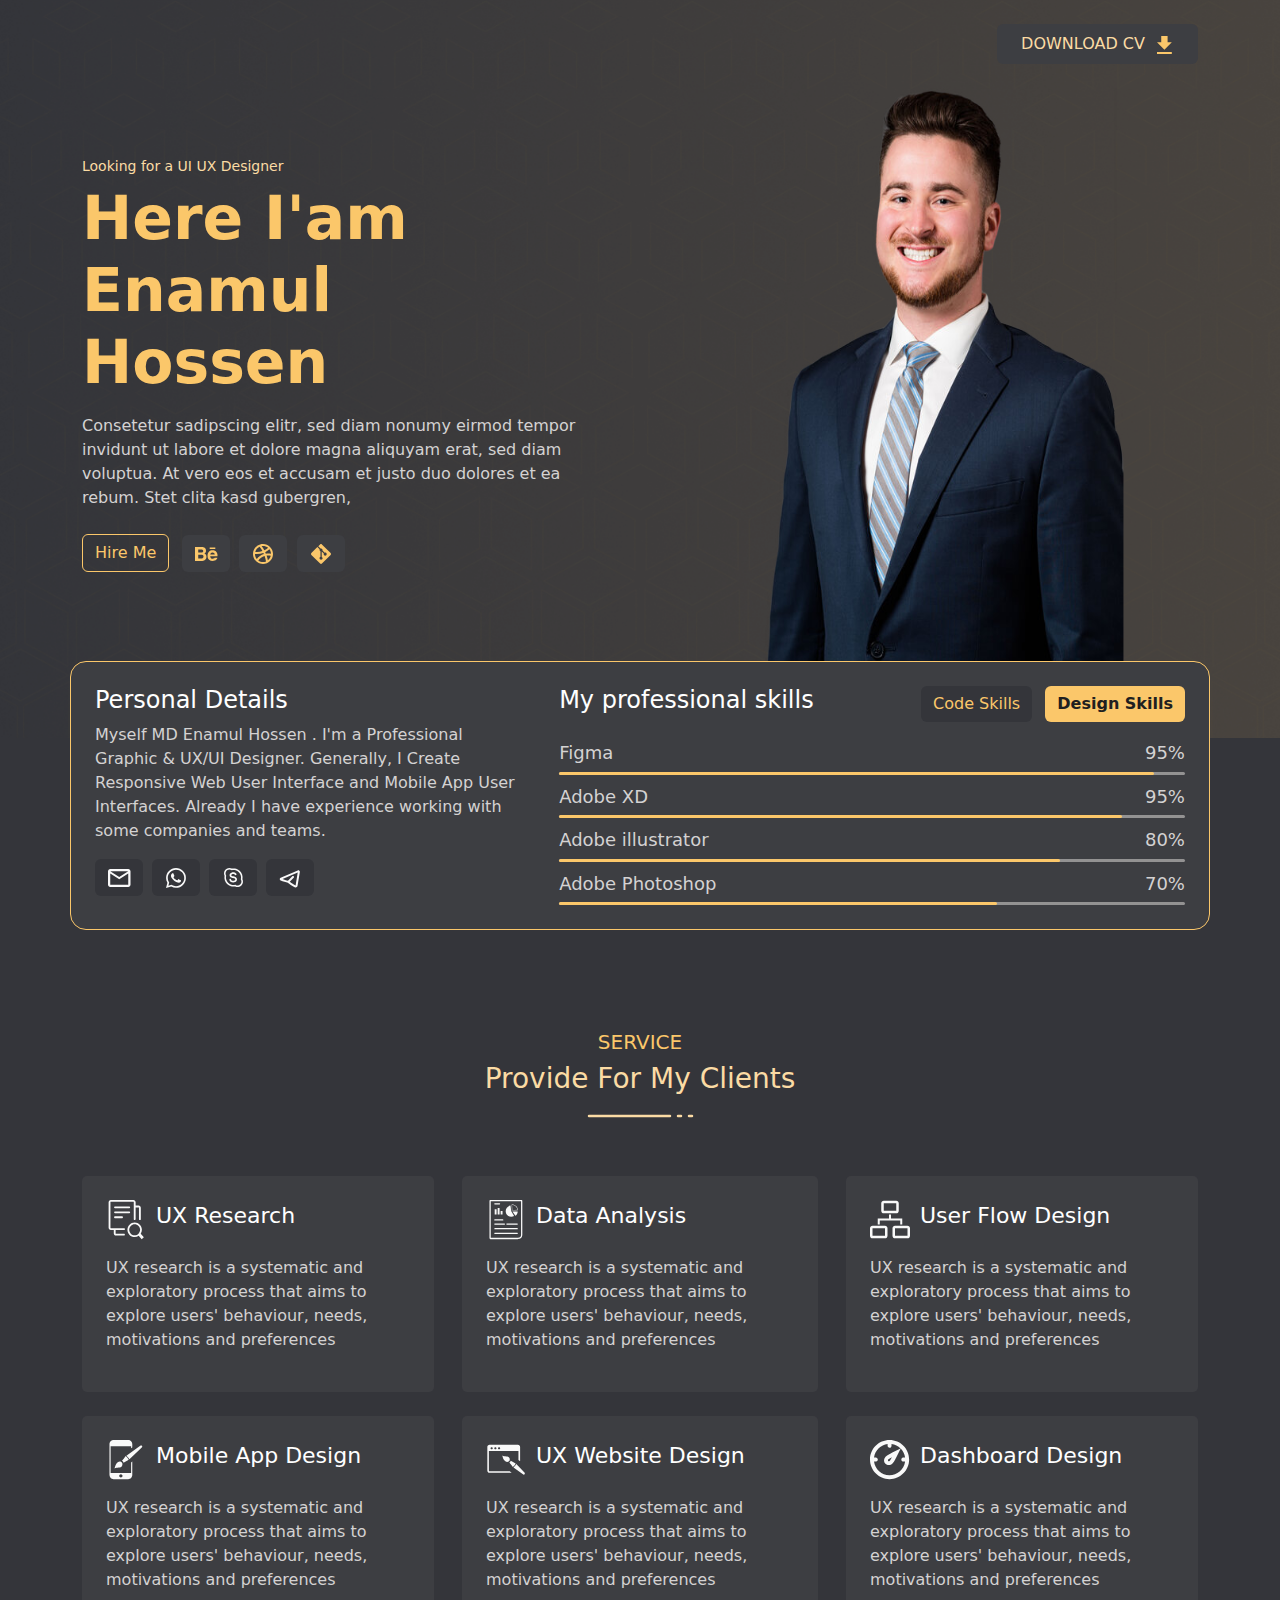
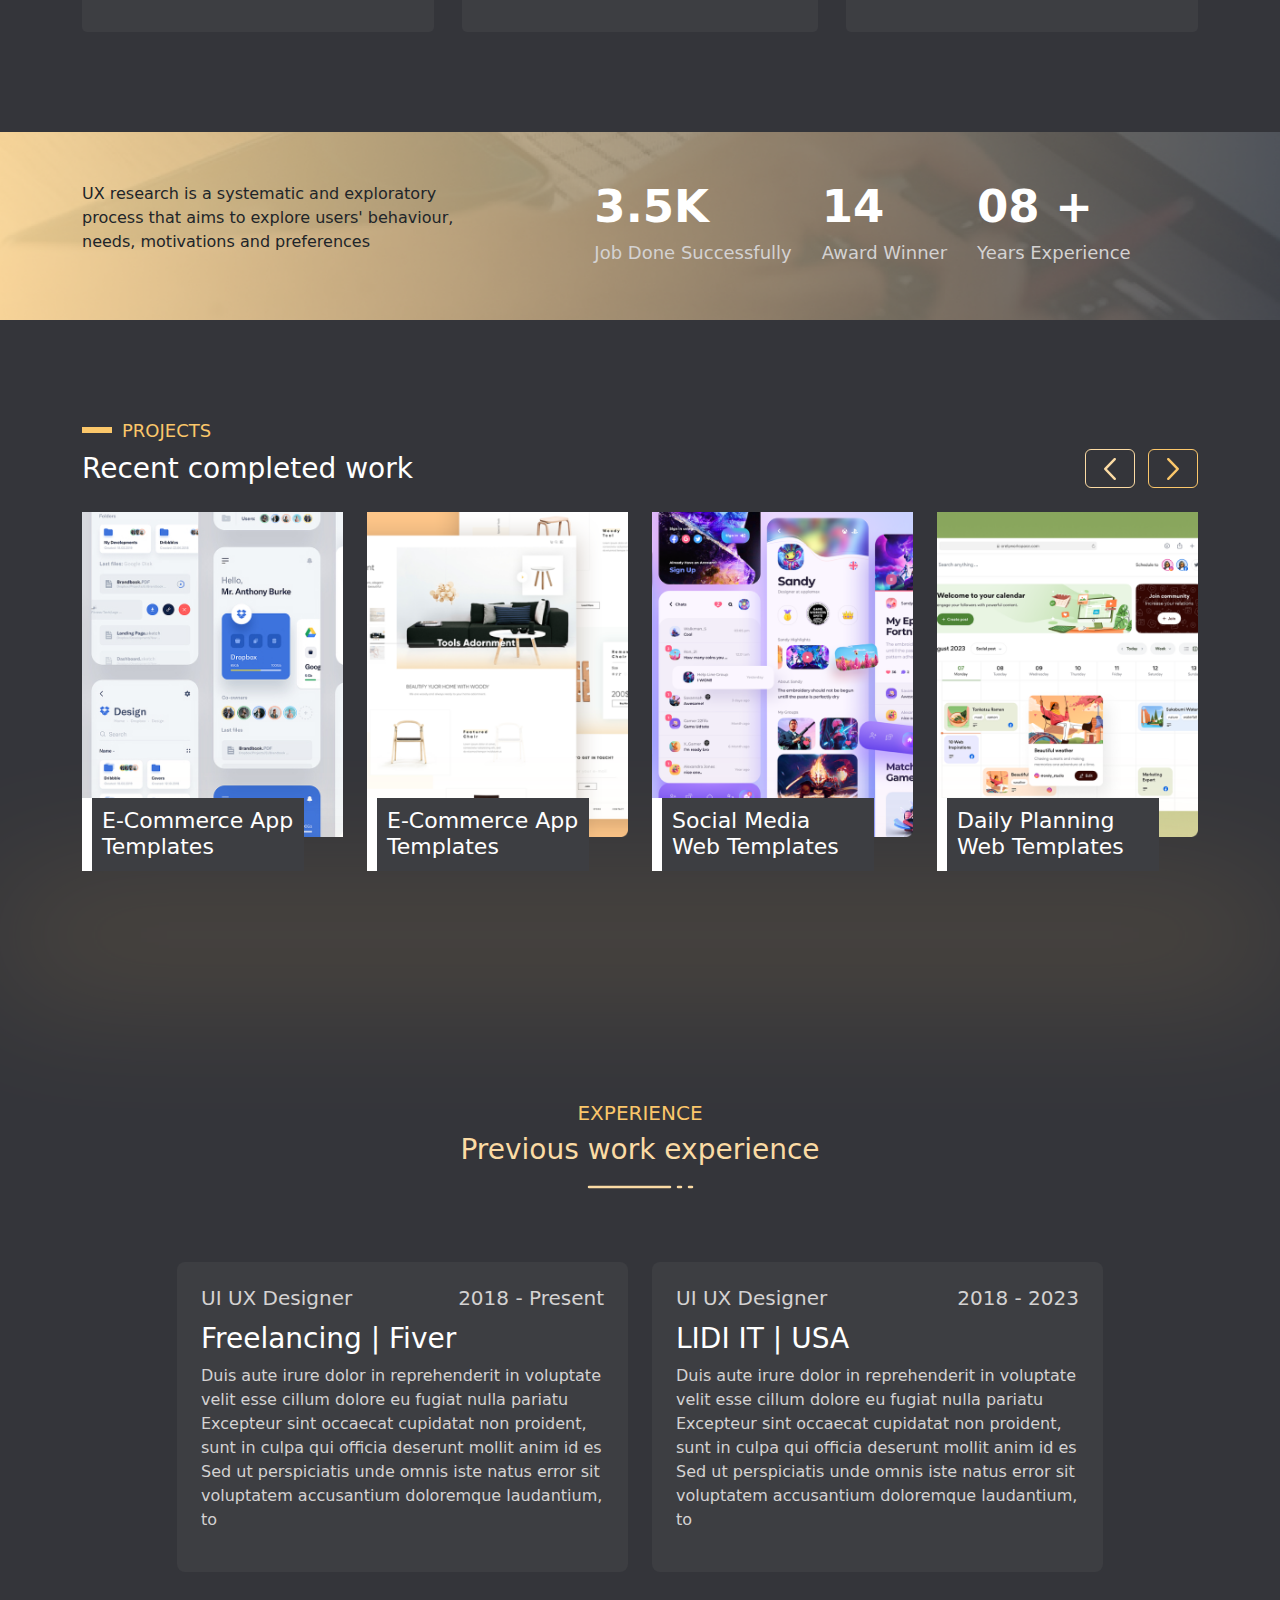
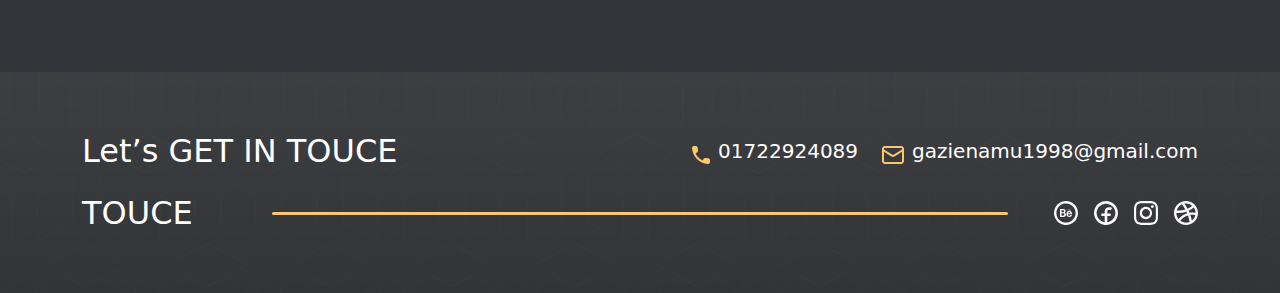
<file: index.html>
<!DOCTYPE html>
<html lang="en">
<head>
    <meta charset="UTF-8">
    <meta name="viewport" content="width=device-width, initial-scale=1.0">
    <title>Md Enamul Hossen</title>
    <link rel="stylesheet" href="css/bootstrap.css">
    <link rel="stylesheet" href="css/style.css">
</head>
<body>
    <div id="hero">
        <nav class="container nave-aria py-4">
            <a class="btn btn-primary  px-4 py-2" href="">DOWNLOAD CV <img class="ps-1" src="icon/dawonload.svg" alt="dOwnload"> </a>
        </nav>

        <main class="container hero-content">
            <div class="row d-flex align-items-center">
                <div class="col-md-6 col-sm-12  left-content pe-lg-5 pe-md-0 pb-5 mb-5">
                    <h3>Looking  for a UI UX Designer</h3>
                    <h1>Here I'am Enamul Hossen</h1>
                    <p class="py-2">Consetetur sadipscing elitr, sed diam nonumy eirmod tempor invidunt ut labore et dolore magna aliquyam erat, sed diam voluptua. At vero eos et accusam et justo duo dolores et ea rebum. Stet clita kasd gubergren, </p>

                    <div class="button-aria">
                        <a class="btn btn-outline-primary me-2 outline-button" href="#">Hire Me</a>
                        <a class="btn btn-primary me-1 solid-button" href="#"><img src="icon/behance.svg" alt="behance"></a>

                        <a class="btn btn-primary me-1 solid-button" href="#"><img src="icon/Brebble.svg" alt="Brebble"></a>

                        <a class="btn btn-primary me-1 solid-button" href="#"><img src="icon/github.svg" alt="github"></a>
                    </div>
                </div>

                <div class="col-md-6 col-sm-12 d-none d-md-inline-block right-image">
                    <img src="images/hero-profile.png" alt="profile">
                </div>
            </div>

        </main>

    </div>



    <div id="Personal-info" class="container p-4 ">
        <div class="row">
            <div class="col-lg-5 col-md-12 pe-4 left-content">
                <h2 class="pb-0">Personal Details</h2>
                <p>Myself MD Enamul Hossen . I'm a Professional Graphic & UX/UI Designer. Generally, I Create Responsive Web User Interface and Mobile App User Interfaces. Already I have experience working with some companies and teams.</p>

                <div class="button-group mb-2">
                    <a class="btn btn-primary me-1 solid-button" href="#"><img src="icon/Email.svg" alt="Email"></a>
                    <a class="btn btn-primary me-1 solid-button" href="#"><img src="icon/whatsapp.svg" alt="whatsapp"></a>
                    <a class="btn btn-primary me-1 solid-button" href="#"><img src="icon/Skype.svg" alt="Skype"></a>
                    <a class="btn btn-primary me-1 solid-button" href="#"><img src="icon/telegram.svg" alt="telegram"></a>
                </div>
            </div>

            <div class="col-lg-7 col-md-12 right-content pt-5 pt-lg-0">
                <div class="tittle-aria d-flex justify-content-between">
                    <h2 class="pb-3">My professional skills</h2>
                    <div class="tittle-button">
                        <button class="btn btn-primary active">Code Skills</button>
                        <button class="btn btn-primary ms-2 default">Design Skills</button>
                    </div>
                </div>

                <div class="skill d-flex justify-content-between">
                    <h5>Figma</h5>
                    <h5>95%</h5>
                </div>

                <div class="label">
                    <div class="indicator"></div>
                </div>

                
                <div class="skill d-flex justify-content-between mt-2">
                    <h5>Adobe XD</h5>
                    <h5>95%</h5>
                </div>

                <div class="label">
                    <div class="indicator-1"></div>
                </div>


                
                <div class="skill d-flex justify-content-between mt-2">
                    <h5>Adobe illustrator</h5>
                    <h5>80%</h5>
                </div>

                <div class="label">
                    <div class="indicator-2"></div>
                </div>

                <div class="skill d-flex justify-content-between mt-2">
                    <h5>Adobe Photoshop</h5>
                    <h5>70%</h5>
                </div>

                <div class="label">
                    <div class="indicator-3"></div>
                </div>



            </div>

        </div>
    </div>

    <div id="service">
        <div class="service-tittle">
            <h5>SERVICE</h5>
            <h3>Provide For My Clients</h3>
            <img src="icon/underline.svg" alt="under-line">
        </div>

        <div class="container pt-lg-5 pt-4 ">
            <div class="row gy-3 gy-lg-4">
                <div class="col-lg-4 col-md-12 content-aria">
                    <div class="content    me-lg-1">
                        <div class="tittle d-flex align-items-center pb-3">
                            <img src="icon/Research.svg" alt="ux-research">
                            <h4>UX Research</h4>
                        </div>
                        <p>UX research is a systematic and exploratory process that aims to explore users' behaviour, needs, motivations and preferences</p>
                    </div>
                </div>

                <div class="col-lg-4 col-md-12 content-aria">
                    <div class="content">
                        <div class="tittle d-flex align-items-center pb-3">
                            <img src="icon/Analysis.svg" alt="Analysis">
                            <h4>Data Analysis</h4>
                        </div>
                        <p>UX research is a systematic and exploratory process that aims to explore users' behaviour, needs, motivations and preferences</p>
                    </div>
                </div>
               
                <div class="col-lg-4 col-md-12 content-aria">
                    <div class="content ms-lg-1">
                        <div class="tittle d-flex align-items-center pb-3">
                            <img src="icon/user-Flow.svg" alt="user-Flow">
                            <h4>User Flow Design</h4>
                        </div>
                        <p>UX research is a systematic and exploratory process that aims to explore users' behaviour, needs, motivations and preferences</p>
                    </div>
                </div>

                <div class="col-lg-4 col-md-12 content-aria">
                    <div class="content me-lg-1">
                        <div class="tittle d-flex align-items-center pb-3">
                            <img src="icon/app-design.svg" alt="app-design">
                            <h4>Mobile App Design</h4>
                        </div>
                        <p>UX research is a systematic and exploratory process that aims to explore users' behaviour, needs, motivations and preferences</p>
                    </div>
                </div>

                <div class="col-lg-4 col-md-12 content-aria">
                    <div class="content">
                        <div class="tittle d-flex align-items-center pb-3">
                            <img src="icon/web-design.svg" alt="web-design">
                            <h4>UX Website  Design</h4>
                        </div>
                        <p>UX research is a systematic and exploratory process that aims to explore users' behaviour, needs, motivations and preferences</p>
                    </div>
                </div>
               
                <div class="col-lg-4 col-md-12 content-aria">
                    <div class="content ms-lg-1">
                        <div class="tittle d-flex align-items-center pb-3">
                            <img src="icon/Dashbord.svg" alt="Dashboard">
                            <h4>Dashboard  Design</h4>
                        </div>
                        <p>UX research is a systematic and exploratory process that aims to explore users' behaviour, needs, motivations and preferences</p>
                    </div>
                </div>

            </div>
        </div>

    </div>

    <div id="overview">
        <div class="container py-5">
            <div class="row d-flex align-items-center">
                <div class="col-lg-5 col-md-12 pe-lg-5 pb-2 pb-lg-0">
                    <p class="text-center text-lg-start">UX research is a systematic and exploratory process that aims to explore users' behaviour, needs, motivations and preferences</p>
                </div>

                <div class="col-lg-7 col-md-12 content-aria d-md-flex justify-content-center text-center text-lg-start" >
                    <div class="info">
                        <h2>3.5K </h2>
                        <h5>Job Done Successfully</h5>
                    </div>

                    <div class="info">
                        <h2>14 </h2>
                        <h5>Award Winner</h5>
                    </div>

                    <div class="info">
                        <h2>08 + </h2>
                        <h5>Years Experience</h5>
                    </div>
                </div>

            </div>
        </div>
    </div>

    <div id="project">

        <div class="tittle container">
            <div class="tittle-1 d-flex align-items-center">
                <span></span>
                <h6>PROJECTS</h6>
            </div>

            <div class="tittle-2 d-sm-flex align-items-center justify-content-between mt-md-2">
                <h3>Recent completed work</h3>
                <div class="button-group mt-3 mt-sm-0 text-center text-sm-end">
                    <button class="btn btn-outline-primary button-back" ><img src="icon/back.svg" alt="back"></button>
                    <button class="btn btn-outline-primary button-next ms-2" ><img src="icon/next.svg" alt="back"></button>
                </div>
            </div>
        </div>

        <div class="container project-list pt-4">
            <div class="row ">
                <div class="col-lg-3 project-cart ">
                    <img src="images/project-1.jpg" alt="project">
                    <h3 >E-Commerce App Templates </h3>
                    <div class="space"></div>
                </div>

                <div class="col-lg-3 project-cart ">
                    <img src="images/project-2.png" alt="project">
                    <h3 c>E-Commerce App Templates </h3>
                    <div class="space"></div>
                </div>

                <div class="col-lg-3 project-cart ">
                    <img src="images/project-3.png" alt="project">
                    <h3 class="mb-sm-5 mb-3">Social Media Web Templates  </h3>
                    <div class="space"></div>
                </div>

                <div class="col-lg-3 project-cart ">
                    <img src="images/project-4.png" alt="project">
                    <h3 class="mb-sm-5 mb-3">Daily Planning Web Templates  </h3>
                </div>
            </div>
        </div>

        <div class="bluer-effect"></div>
    </div>

    <div id="experience">
        <div class="tittle">
            <h5>EXPERIENCE</h5>
            <h3>Previous  work experience</h3>
            <img src="icon/underline.svg" alt="under-line">
        </div>

        <div class="container">
            <div class="row mt-5">
                <div class="col-1"></div>
                <div class="col-lg-5 content-aria mt-3">
                    <div class="cart-aria p-4">
                        <div class="tittle-1 d-flex justify-content-between mb-1 ">
                            <h5>UI UX Designer</h5>
                            <h5>2018 - Present</h5>
                        </div>

                        <h3 class="mb-2">Freelancing | Fiver</h3>
                        <p>Duis aute irure dolor in reprehenderit in voluptate velit esse cillum dolore eu fugiat nulla pariatu
                            Excepteur sint occaecat cupidatat non proident, sunt in culpa qui officia deserunt mollit anim id es
                            Sed ut perspiciatis unde omnis iste natus error sit voluptatem accusantium doloremque laudantium, to</p>

                    </div>

                </div>

                <div class="col-lg-5 content-aria mt-3">
                    <div class="cart-aria p-4">
                        <div class="tittle-1 d-flex justify-content-between mb-1 ">
                            <h5>UI UX Designer</h5>
                            <h5>2018 - 2023</h5>
                        </div>

                        <h3 class="mb-2">LIDI IT | USA</h3>
                        <p>Duis aute irure dolor in reprehenderit in voluptate velit esse cillum dolore eu fugiat nulla pariatu
                            Excepteur sint occaecat cupidatat non proident, sunt in culpa qui officia deserunt mollit anim id es
                            Sed ut perspiciatis unde omnis iste natus error sit voluptatem accusantium doloremque laudantium, to</p>

                    </div>

                </div>

                <div class="col-1"></div>
            </div>
        </div>

    </div>

    <footer>
        <div class="container ">
            <div class="row">
                <div class="col-lg-4 line-1-left text-center text-lg-start">
                    <h2>Let’s GET IN <Span>TOUCE</Span></h2>
                </div>


                <div class="col-lg-8 line-1-right d-flex justify-content-center justify-content-lg-end  align-items-center">
                    <div class="call d-flex">
                        <img src="icon/call.svg" alt="call">
                        <h5 class="ms-2">01722924089</h5>
                    </div>
    
                    <div class="call d-flex ms-4">
                        <img src="icon/footer-email.svg" alt="email">
                        <h5 class="ms-2">gazienamu1998@gmail.com</h5>
                    </div>
                </div>
    
            </div>

            <div class="row pt-3 ">
                <div class="col-lg-2 line-2-left d-none d-lg-inline-block">
                    <h2>TOUCE</h2>
                </div>

                <div class="col-lg-8 d-none d-lg-flex align-items-center line-2-middle"><span></span></div>

                <div class="col-lg-2 d-flex align-items-center justify-content-center justify-content-lg-end line-2-right">
                    <img class="me-3" src="icon/footer-be.svg" alt="be">
                    <img class="me-3" src="icon/footer-fb.svg" alt="fb">
                    <img class="me-3" src="icon/footer-ins.svg" alt="ins">
                    <img src="icon/footer-dr.svg" alt="dr">
                </div>
            </div>
        </div>
    </footer>
    

    <script src="js/bootstrap.bundle.js">

    </script>
</body>
</html>
</html>
</file>
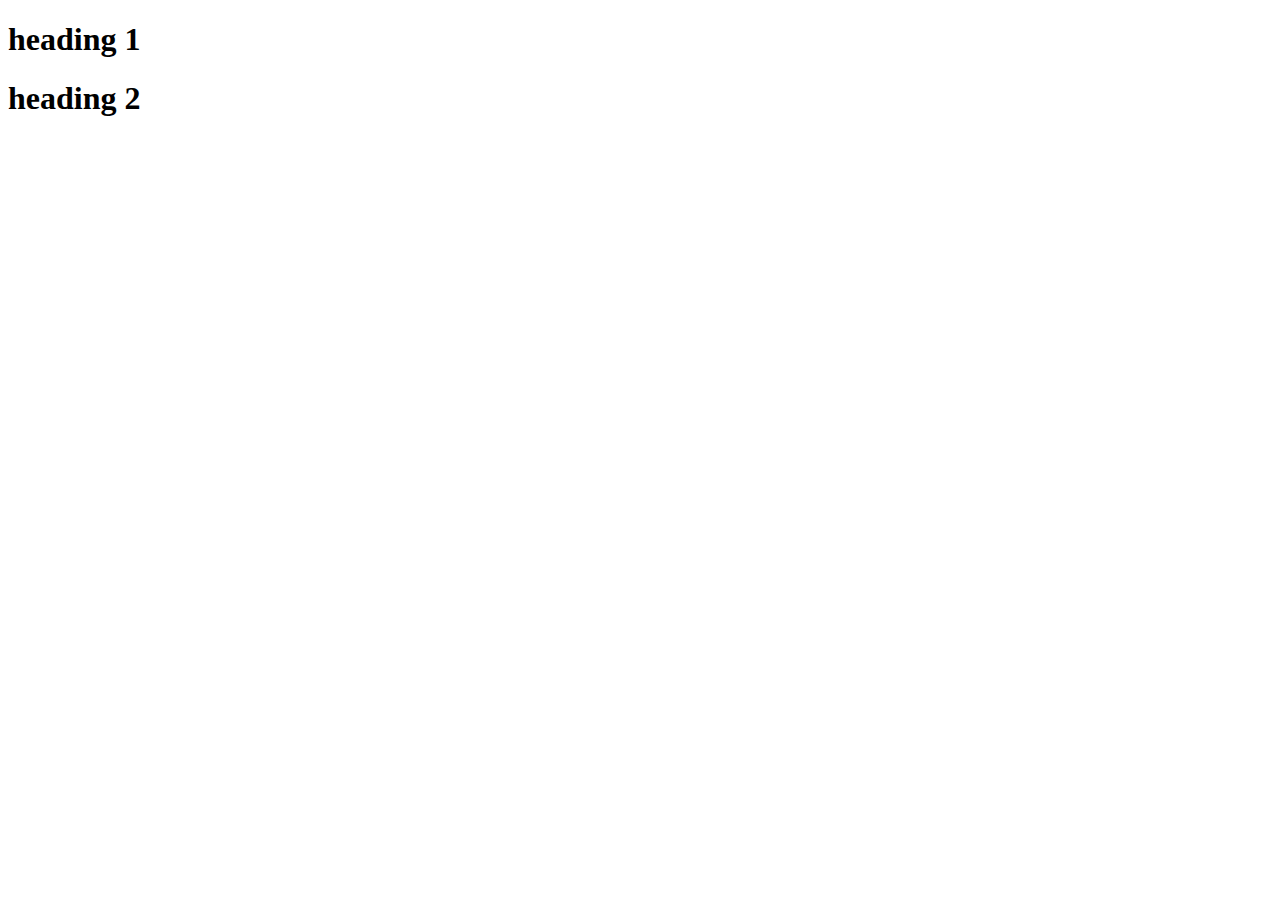
<file: me.html>
<!DOCTYPE html>
<html lang="en">
<head>
    <meta charset="UTF-8">
    <meta name="viewport" content="width=device-width, initial-scale=1.0">
    <title>Document</title>
</head>
<body>
    <h1>heading 1</h1>
    <h1>heading 2</h1>
</body>
</html>
</file>
<file: css/style.css>
:root {
    --backgroundColor: #34353A;
    --shave: #3D3E42;
    --darkShave: #34353A;
    --brandColor: #FBC76A ;
    --serenaderColor: #FBDBA4 ;
    --textColor: #ffffff;
    --paragraphColor: #d4d2d2;
    --deactivateColor:#939292;
  }

a{
    text-decoration: none;
}

body{
    background-color: var(--backgroundColor);
}

#hero{
    background-image: url(../images/hero-bg.png);
    background-size: cover;
    background-position: center;
    height: fit-content;
    width: 100%;
}


.nave-aria a{
    background-color: var(--shave);
    border-style: none;
    color: var(--serenaderColor);
    display: block;
    margin-left: auto;
    width: fit-content;
}

.hero-content{
    height: fit-content;
}
.hero-content .row{
    height: fit-content;

}

.hero-content .row .left-content h3{
    color: var(--serenaderColor);
    font-size: 14px;
    font-weight: 100;
}

.hero-content .row .left-content h1{
    color: var(--brandColor);
    font-size: 54px;
    font-weight: bolder;
}

.hero-content .row .left-content p{
    color: var(--paragraphColor);

}

.hero-content .row .right-image{
    height: 600px;
}

.hero-content .row .left-content .button-aria .outline-button{
    border-color: var(--brandColor);
    color: var(--brandColor);
}

.hero-content .row .left-content .button-aria .solid-button{
    background-color: var(--shave);
    border-style: none;
}

.hero-content .row .right-image img {
    width: 100%;
    height: 100%;
    margin: auto;
    display: block;
}

/* hero-media */

@media screen and (max-width: 576px) {
    .hero-content .row .left-content h1{
        font-size: 48px;
    }
    .hero-content{
        margin-top: 50px;
    }
}

@media screen and (min-width: 577px) {
    .hero-content .row .left-content h1{
        font-size: 45px;
    }
    .hero-content .row .right-image{
        height: 550px;
    }
    
}

@media screen and (min-width: 1200px) {
    .hero-content .row .left-content h1{
        font-size: 60px;
    }
    .hero-content .row .right-image{
        height: 650px;
    }
    
}


/* hero-end */

/* personal-info-start */

#Personal-info{
    background-color: var(--shave);
    border-style: solid;
    border-width: 0.1px;
    border-color: var(--brandColor);
    border-radius: 16px;
    margin-top: -6%;
    z-index: 1;
    position: relative;
}

#Personal-info .row .left-content h2{
    font-size: 24px;
    color: var(--textColor);
}

#Personal-info .row .left-content p{
    color: var(--paragraphColor);
}

#Personal-info .row .left-content .button-group a{
    background-color: var(--darkShave);
    border-style: none;
}

#Personal-info .row .right-content .tittle-aria h2{
    font-size: 24px;
    color: var(--textColor);
}

#Personal-info .row .right-content .tittle-aria .tittle-button .active{
    color: var(--brandColor);
    background-color: var(--darkShave);
    border-style: none;
}

#Personal-info .row .right-content .tittle-aria .tittle-button .default{
    border-style: none;
    color: #202020;
    background-color: var(--brandColor);
    font-weight: 600;
}

#Personal-info .row .right-content .skill h5{
    color: var(--paragraphColor);
    font-weight: 400;
    margin-top: 3px;
    font-size: 18px;
}

#Personal-info .row .right-content .label{
    background-color: var(--deactivateColor);
    height: 3px;
    border-radius: 10px;
}

#Personal-info .row .right-content .label .indicator{
    background-color: var(--brandColor);
    height: 3px;
    width: 95%;
    border-radius: 10px;
}

#Personal-info .row .right-content .label .indicator-1{
    background-color: var(--brandColor);
    height: 3px;
    width: 90%;
    border-radius: 10px;
}

#Personal-info .row .right-content .label .indicator-2{
    background-color: var(--brandColor);
    height: 3px;
    width: 80%;
    border-radius: 10px;
}

#Personal-info .row .right-content .label .indicator-3{
    background-color: var(--brandColor);
    height: 3px;
    width: 70%;
    border-radius: 10px;
}

/* personal-info-media */

@media screen and (max-width: 576px) {
    #Personal-info .row .right-content .tittle-aria {
        display: flex;
        flex-direction: column;
        margin-bottom: 20px;
        align-items: center;
    }

}


/* personal-info-end */

/* service-start */

#service .service-tittle{
    margin-top: 100px;
    text-align: center;
}

#service .service-tittle h5{
    color: var(--brandColor);
}

#service .service-tittle h3{
    color: var(--serenaderColor);
}

#service .container .row .content-aria .content{
    background-color: var(--shave);
    padding: 24px;
    border-radius: 5px;
}

#service .container .row .content-aria img{
    height: 40px;
    margin-right: 10px;
}

#service .container .row .content-aria h4{
    color: var(--textColor);
    font-size: 22px;
}

#service .container .row .content-aria p{
    color: var(--paragraphColor);
}


/* service-end */

/* overview-start */

#overview{
    background-image: url(../images/overview-bg.png);
    background-size: cover;
    background-position: center;
    background-repeat: no-repeat;
    margin-top:100px ;
}

#overview .container .row .content-aria .info{
    margin-right: 30px;
    color: var(--textColor);
}

#overview .container .row .content-aria .info h2{
    font-size: 45px;
    font-weight: bold;
}
 
#overview .container .row .content-aria .info h5{
    font-size: 18px;
    font-weight: 400;
    color: var(--paragraphColor);
}

/* overview-end */

/* project-start */


#project .tittle{
    margin-top: 100px;
}
#project .tittle .tittle-1 span{
    height:6px;
    width: 30px;
    background-color: var(--brandColor);
    margin-right: 10px;
}

#project .tittle .tittle-1 h6{
    font-size: 18px;
    margin: 0px;
    color: var(--brandColor);
}

#project .tittle .tittle-2 h3{
    color :var(--textColor);
    margin: 0px;
}

#project .tittle .tittle-2 .button-group .button-back{
    border-color: var(--serenaderColor);
}

#project .tittle .tittle-2 .button-group .button-next{
    border-color: var(--brandColor);
}


#project  .project-list .row .project-cart img{
    width: 100%;
}

#project  .project-list .row .project-cart h3{
    background-color: var(--shave);
    padding: 10px;
    width: 85%;
    color: var(--textColor);
    margin-top: -15%;
    border-style: solid;
    border-width: 0px 0px 0px 10px;
    border-color: var(--textColor);
    z-index: 1;
    position: relative;
    font-size: 22px;
}

#project  .project-list .row .project-cart .space{
    height: 20px;
}


#project .bluer-effect{
    height: 100px;
    background-color: var(--brandColor);
    filter: blur(70px);
    opacity: 15%;
    margin: -5%;
    width: 100%;
    margin-left: auto;
    margin-right: auto;
}

/* Project-media */

@media screen and (max-width: 400px) {
    #project  .project-list .row .project-cart .space{
        height: 10px;
    }
}

@media screen and (min-width: 400px) {
    #project  .project-list .row .project-cart .space{
        height: 30px;
    }
    #project  .project-list .row .project-cart h3{
        margin-top: -05%;
    }
    
    
}

@media screen and (min-width: 992px) {
    #project  .project-list .row .project-cart h3{
        margin-top: -15%;
    }
    
    
}

/* project-end */

/* experience-start */

#experience {
    margin-top: 180px;
    text-align: center;
}

#experience .tittle h5 {
    color: var(--brandColor);
    font-size: 18;
}

#experience .tittle h3 {
    color: var(--serenaderColor);
}

#experience .tittle img {
    height: 4px;
}

#experience .container .row .content-aria {
    text-align: left;
    color: var(--paragraphColor);
}

#experience .container .row .content-aria .cart-aria{
    background-color: var(--shave);
    border-radius: 8px;
}

#experience .container .row .content-aria .cart-aria h3{
    color: var(--textColor);
}

/* media */

@media screen and (max-width: 576px) {
    #experience {
        margin-top: 90px;
    }
}

/* experience-end */

/* footer-start */

footer{
    padding: 60px;
    margin-top: 100px;
    background-image: url(../images/footer-bg.png);
    background-size: cover;
    background-repeat: no-repeat;
    color: var(--textColor);
}
footer .container .row .line-1-right .call h5{
    font-weight: 100;
}

footer .container .row .line-2-left h2{
    margin: 0px;
}

footer .container .row .line-2-middle span{
    height: 3px;
    width: 100%;
    background-color: var(--brandColor);
    border-radius: 8px;
}

@media screen and (max-width: 800px) {
    footer .container .row .line-1-right{
        display: flex;
        flex-direction: column;
    }
}
</file>
